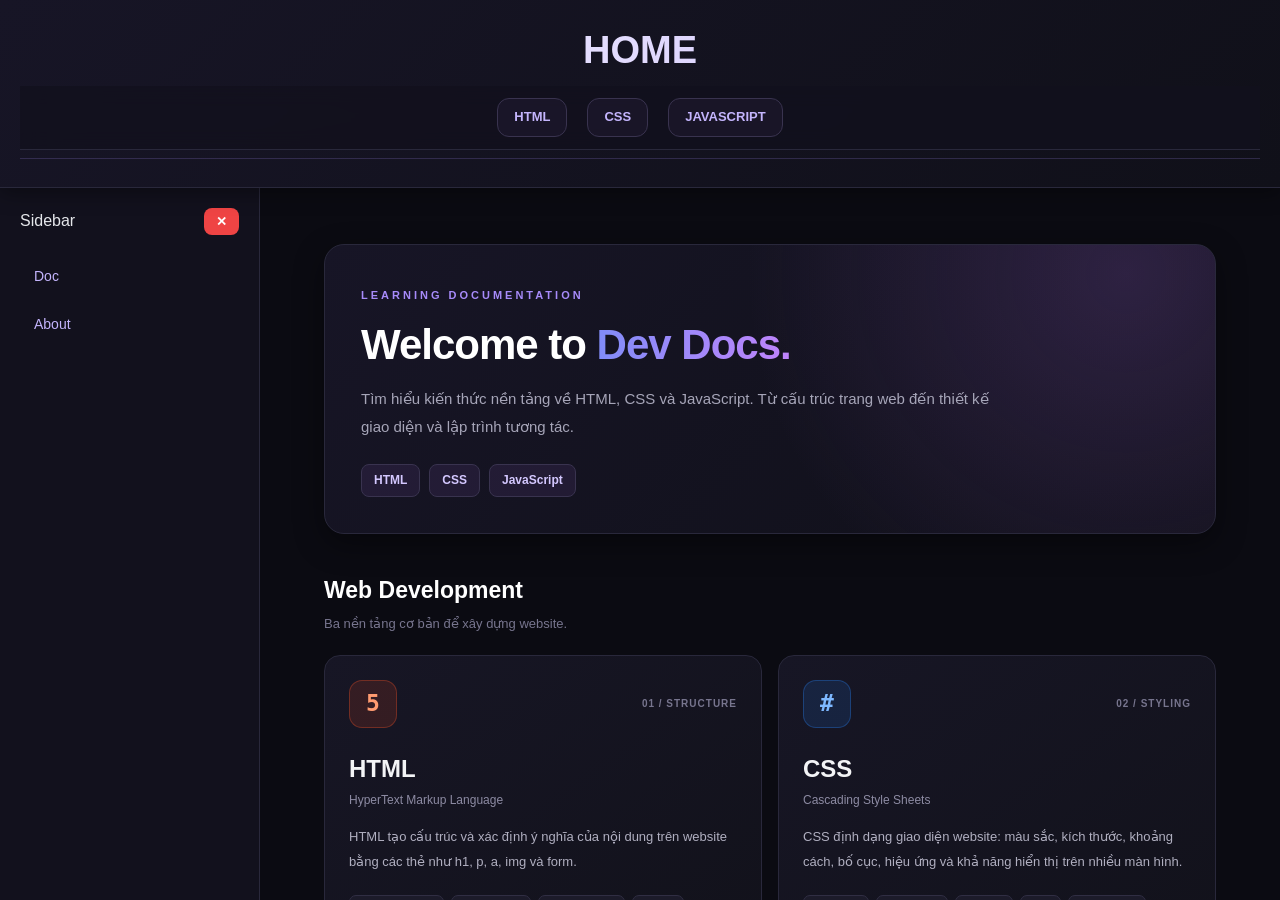
<file: index.html>
<!DOCTYPE html>
<html lang="en">
<head>
    <meta charset="UTF-8">
    <meta name="viewport" content="width=device-width, initial-scale=1.0">
    <title>HOME</title>
    <link rel="stylesheet" href="style.css">
</head>
<body>
    
    <header>
        <h1>HOME</h1>
        <nav>
            <a href="./HTML/html.html">HTML</a>
            <a href="./CSS/css.html">CSS</a>
            <a href="./JS/js.html">JAVASCRIPT</a>
        </nav>
        <hr>
    </header>

    <div class="middle-section">
        <button id="open-sidebar-btn" onclick="toggleSidebar()">☰</button>
        
        <aside class="sidebar">
        
            <div class="sidebar-header">
                <span>Sidebar</span>        
                <button class="close-btn" onclick="toggleSidebar()">✕</button>
            </div>

            <!-- NOI DUNG SIDEBAR -->
            <div class="sidebar-items">
                <a href="#" onclick="showSection('doc')">Doc</a>
                <a href="#" onclick="showSection('about')">About</a>
            </div>
        
        </aside>

        <!-- NOI DUNG CHINH -->
        <main class="main-content">

            <section id="doc" class="content-section doc-section">

                <!-- HERO -->
                <div class="doc-hero">
                    <span class="doc-eyebrow">LEARNING DOCUMENTATION</span>
                    <h2>Welcome to <span>Dev Docs.</span></h2>
                    <p>
                        Tìm hiểu kiến thức nền tảng về HTML, CSS và JavaScript.
                        Từ cấu trúc trang web đến thiết kế giao diện và lập trình tương tác.
                    </p>

                    <div class="doc-hero-tags">
                        <span>HTML</span>
                        <span>CSS</span>
                        <span>JavaScript</span>
                    </div>
                </div>

                <!-- OVERVIEW -->
                <div class="doc-heading">
                    <div>
                        <h2>Web Development</h2>
                        <p>Ba nền tảng cơ bản để xây dựng website.</p>
                    </div>
                </div>

                <div class="doc-language-grid">

                    <!-- HTML -->
                    <article class="doc-language-card html-card">
                        <div class="doc-card-top">
                            <div class="doc-language-icon html-icon">5</div>
                            <span class="doc-level">01 / STRUCTURE</span>
                        </div>

                        <h3>HTML</h3>
                        <p class="doc-subtitle">HyperText Markup Language</p>

                        <p class="doc-description">
                            HTML tạo cấu trúc và xác định ý nghĩa của nội dung
                            trên website bằng các thẻ như h1, p, a, img và form.
                        </p>

                        <div class="doc-topics">
                            <span>Cấu trúc HTML</span>
                            <span>Text & Links</span>
                            <span>Lists & Tables</span>
                            <span>Forms</span>
                            <span>Semantic HTML</span>
                        </div>

                        <a href="./HTML/html.html" class="doc-link">
                            Học HTML <span>↗</span>
                        </a>
                    </article>

                    <!-- CSS -->
                    <article class="doc-language-card css-card">
                        <div class="doc-card-top">
                            <div class="doc-language-icon css-icon">#</div>
                            <span class="doc-level">02 / STYLING</span>
                        </div>

                        <h3>CSS</h3>
                        <p class="doc-subtitle">Cascading Style Sheets</p>

                        <p class="doc-description">
                            CSS định dạng giao diện website: màu sắc,
                            kích thước, khoảng cách, bố cục, hiệu ứng và
                            khả năng hiển thị trên nhiều màn hình.
                        </p>

                        <div class="doc-topics">
                            <span>Selectors</span>
                            <span>Box Model</span>
                            <span>Flexbox</span>
                            <span>Grid</span>
                            <span>Responsive</span>
                        </div>

                        <a href="./CSS/css.html" class="doc-link">
                            Học CSS <span>↗</span>
                        </a>
                    </article>

                    <!-- JAVASCRIPT -->
                    <article class="doc-language-card js-card">
                        <div class="doc-card-top">
                            <div class="doc-language-icon js-icon">JS</div>
                            <span class="doc-level">03 / INTERACTION</span>
                        </div>

                        <h3>JavaScript</h3>
                        <p class="doc-subtitle">Programming Language</p>

                        <p class="doc-description">
                            JavaScript giúp website xử lý dữ liệu,
                            phản hồi thao tác người dùng, cập nhật nội dung
                            và xây dựng các chức năng tương tác.
                        </p>

                        <div class="doc-topics">
                            <span>Variables</span>
                            <span>Functions</span>
                            <span>Conditions</span>
                            <span>DOM</span>
                            <span>Events</span>
                        </div>

                        <a href="./JS/js.html" class="doc-link">
                            Học JavaScript <span>↗</span>
                        </a>
                    </article>

                </div>

                <!-- HOW THEY WORK TOGETHER -->
                <div class="doc-heading">
                    <div>
                        <h2>How They Work Together</h2>
                        <p>Mỗi công nghệ đảm nhiệm một vai trò khác nhau.</p>
                    </div>
                </div>

                <div class="doc-workflow">

                    <div class="doc-workflow-item">
                        <div class="workflow-icon workflow-html">&lt;/&gt;</div>
                        <div>
                            <h3>HTML</h3>
                            <p>Xây dựng cấu trúc nội dung.</p>
                        </div>
                        <span class="workflow-role">Structure</span>
                    </div>

                    <div class="workflow-connector"></div>

                    <div class="doc-workflow-item">
                        <div class="workflow-icon workflow-css">#</div>
                        <div>
                            <h3>CSS</h3>
                            <p>Thiết kế giao diện và bố cục.</p>
                        </div>
                        <span class="workflow-role">Presentation</span>
                    </div>

                    <div class="workflow-connector"></div>

                    <div class="doc-workflow-item">
                        <div class="workflow-icon workflow-js">JS</div>
                        <div>
                            <h3>JavaScript</h3>
                            <p>Xử lý logic và tương tác.</p>
                        </div>
                        <span class="workflow-role">Behavior</span>
                    </div>

                </div>

                <!-- LEARNING PATH -->
                <div class="doc-heading">
                    <div>
                        <h2>Learning Path</h2>
                        <p>Lộ trình học đề xuất cho người mới bắt đầu.</p>
                    </div>
                </div>

                <div class="doc-learning-path">
                    <div class="learning-step">
                        <span class="step-number">01</span>
                        <div>
                            <h3>Học HTML</h3>
                            <p>Nắm cấu trúc tài liệu, thẻ và cách tổ chức nội dung.</p>
                        </div>
                    </div>

                    <div class="learning-step">
                        <span class="step-number">02</span>
                        <div>
                            <h3>Học CSS</h3>
                            <p>Hiểu Box Model, Flexbox, Grid và Responsive Design.</p>
                        </div>
                    </div>

                    <div class="learning-step">
                        <span class="step-number">03</span>
                        <div>
                            <h3>Học JavaScript</h3>
                            <p>Thực hành biến, hàm, DOM và xử lý sự kiện.</p>
                        </div>
                    </div>

                    <div class="learning-step">
                        <span class="step-number">04</span>
                        <div>
                            <h3>Xây dựng dự án</h3>
                            <p>Kết hợp cả ba công nghệ để tạo website hoàn chỉnh.</p>
                        </div>
                    </div>
                </div>

                <div class="doc-footer">
                    <span class="doc-footer-dot"></span>
                    Learn the fundamentals. Build something real.
                </div>

            </section>

            <section id="about" class="content-section about-section" style="display: none;">

                <!-- HERO -->
                <div class="about-hero">
                    <div class="about-avatar">
                        <span>K</span>
                    </div>

                    <div class="about-intro">
                        <span class="about-label">ABOUT ME</span>
                        <h2>Kaito</h2>
                        <h3>IT Student <span>|</span> Developer</h3>

                        <p>
                            T yêu thích lập trình, Linux, mạng máy tính và an ninh mạng.
                            Tập trung học hỏi công nghệ mới và xây dựng các dự án cá nhân.
                        </p>

                        <div class="about-tags">
                            <span>Programming</span>
                            <span>Linux</span>
                            <span>Cybersecurity</span>
                        </div>
                    </div>
                </div>

                <!-- EDUCATION -->
                <div class="about-block">
                    <div class="about-heading">
                        <span class="about-icon">01</span>
                        <div>
                            <h2>Học vấn</h2>
                            <p>Education</p>
                        </div>
                    </div>

                    <div class="about-card education-card">
                        <div class="card-marker"></div>

                        <div class="card-content">
                            <span class="card-date">2025 – Nay</span>
                            <h3>Đại học Cửu Long</h3>
                            <p>Ngành học: cập nhật theo ngành học thực tế</p>
                        </div>
                    </div>
                </div>

                <!-- SKILLS -->
                <div class="about-block">
                    <div class="about-heading">
                        <span class="about-icon">02</span>
                        <div>
                            <h2>Kỹ năng</h2>
                            <p>Technologies & Tools</p>
                        </div>
                    </div>

                    <div class="skills-grid">
                        <div class="skill-card">
                            <span class="skill-symbol">&lt;/&gt;</span>
                            <h3>Programming</h3>
                            <p>C · C++ · C# · Python</p>
                        </div>

                        <div class="skill-card">
                            <span class="skill-symbol">◈</span>
                            <h3>Web Development</h3>
                            <p>HTML · CSS · JavaScript · React</p>
                        </div>

                        <div class="skill-card">
                            <span class="skill-symbol">$_</span>
                            <h3>Linux & Tools</h3>
                            <p>Linux · Git · GitHub</p>
                        </div>

                        <div class="skill-card">
                            <span class="skill-symbol">{ }</span>
                            <h3>Backend</h3>
                            <p>Node.js · .NET</p>
                        </div>
                    </div>
                </div>

                <!-- PROJECTS -->
                <div class="about-block">
                    <div class="about-heading">
                        <span class="about-icon">03</span>
                        <div>
                            <h2>Dự án</h2>
                            <p>Featured Projects</p>
                        </div>
                    </div>

                    <div class="projects-grid">
                        <article class="project-card">
                            <div class="project-top">
                                <span class="project-symbol">✓</span>
                                <span class="project-status">Đã triển khai</span>
                            </div>

                            <h3>Todo App</h3>
                            <p>
                                Ứng dụng quản lý công việc, hỗ trợ người dùng
                                theo dõi và quản lý các nhiệm vụ.
                            </p>

                            <div class="project-tech">
                                <span>React</span>
                                <span>Node.js</span>
                            </div>

                            <a href="https://todo-app-seven-mocha-91.vercel.app/"
                            target="_blank"
                            rel="noopener noreferrer"
                            class="project-link">
                                Xem dự án <span>↗</span>
                            </a>
                        </article>

                        <article class="project-card">
                            <div class="project-top">
                                <span class="project-symbol">⌘</span>
                                <span class="project-status in-progress">Đang nghiên cứu</span>
                            </div>

                            <h3>Desktop App</h3>
                            <p>
                                Tìm hiểu phát triển ứng dụng desktop và
                                phương pháp lưu trữ dữ liệu cục bộ.
                            </p>

                            <div class="project-tech">
                                <span>C#</span>
                                <span>.NET</span>
                                <span>SQLite</span>
                            </div>

                            <span class="project-link disabled-link">
                                Đang phát triển
                            </span>
                        </article>
                    </div>
                </div>

                <!-- INTERESTS -->
                <div class="about-block">
                    <div class="about-heading">
                        <span class="about-icon">04</span>
                        <div>
                            <h2>Sở thích</h2>
                            <p>Interests</p>
                        </div>
                    </div>

                    <div class="interests-list">
                        <span>⌨ Lập trình</span>
                        <span>▣ Linux</span>
                        <span>⌘ Cybersecurity</span>
                        <span>◉ Công nghệ mới</span>
                    </div>
                </div>

                <div class="about-footer">
                    <span class="footer-dot"></span>
                    Always learning. Always building.
                </div>

            </section>

        </main>
    </div>

    <script>
        function toggleSidebar() {
            const middleSection = document.querySelector('.middle-section');
            middleSection.classList.toggle('sidebar-closed');
        }

        function showSection(sectionId) {
            const sections = document.querySelectorAll('.content-section');
            
            sections.forEach(sec => {
                sec.style.display = 'none';
            });
            
            const activeSection = document.getElementById(sectionId);
            if (activeSection) {
                activeSection.style.display = 'block';
            }
        }
    </script>
</body>
</html>
</file>
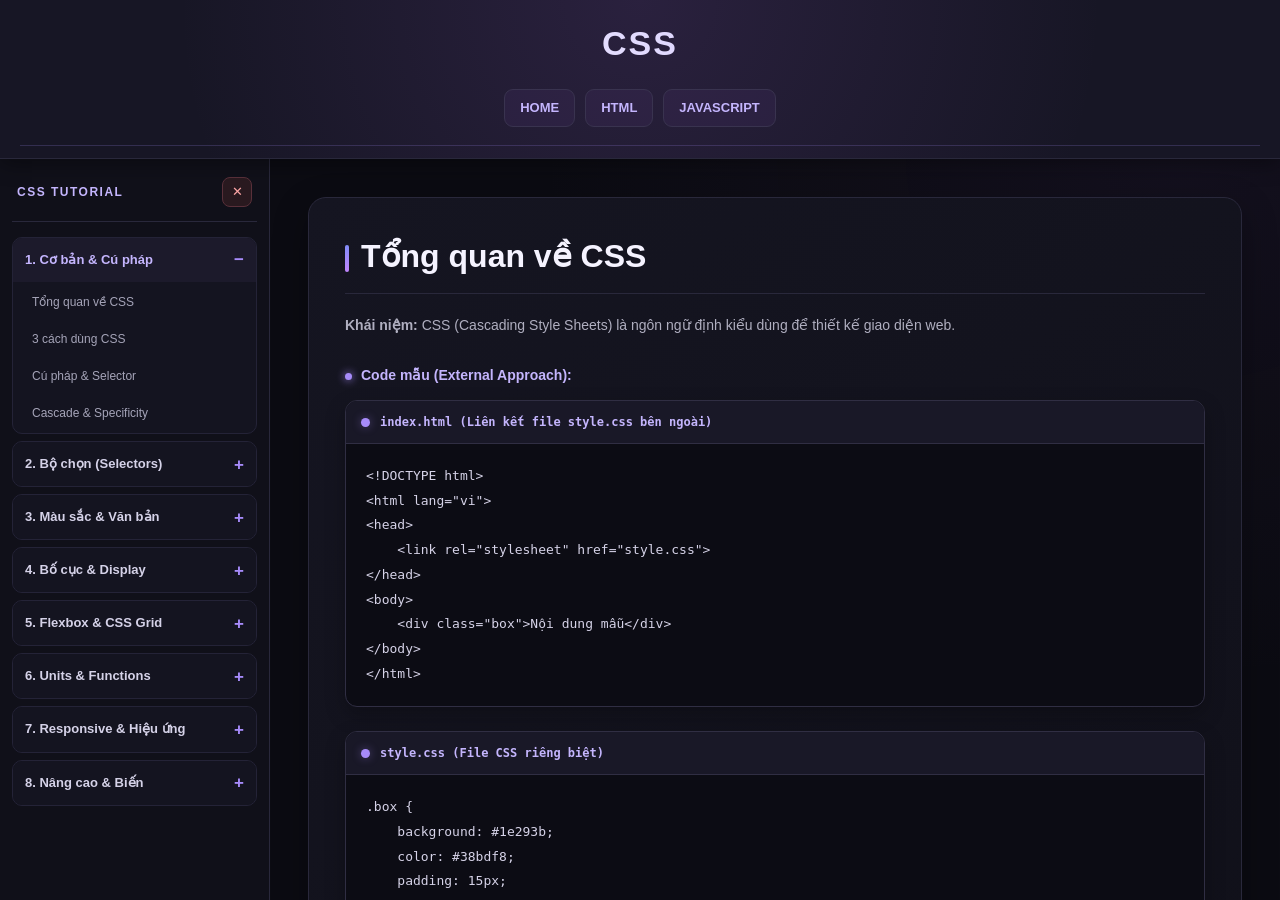
<file: CSS/css.html>
<!DOCTYPE html>
<html lang="vi">
<head>
    <meta charset="UTF-8">
    <meta name="viewport" content="width=device-width, initial-scale=1.0">
    <title>CSS</title>
    <link rel="stylesheet" href="css.css">
</head>
<body>
<header>
    <h1>CSS</h1>
    <nav>
        <a href="../index.html">HOME</a>
        <a href="../HTML/html.html">HTML</a>
        <a href="../JS/js.html">JAVASCRIPT</a>
    </nav>
    <hr>
</header>
<div class="middle-section">
    <button id="open-sidebar-btn" onclick="toggleSidebar()" aria-label="Mở sidebar">☰</button>

<aside class="sidebar">
    <div class="sidebar-header">
        <span>CSS TUTORIAL</span>
        <button class="close-btn" onclick="toggleSidebar()" aria-label="Đóng sidebar">✕</button>
    </div>

    <div class="sidebar-items">
        <!-- NHÓM 1: CƠ BẢN -->
        <details class="sidebar-group" open>
            <summary>1. Cơ bản & Cú pháp</summary>
            <a href="#css-intro" onclick="showSection('css-intro')">Tổng quan về CSS</a>
            <a href="#css-methods" onclick="showSection('css-methods')">3 cách dùng CSS</a>
            <a href="#css-syntax" onclick="showSection('css-syntax')">Cú pháp & Selector</a>
            <a href="#cascade-spec" onclick="showSection('cascade-spec')">Cascade & Specificity</a>
        </details>

        <!-- NHÓM 2: SELECTORS -->
        <details class="sidebar-group">
            <summary>2. Bộ chọn (Selectors)</summary>
            <a href="#sel-basic" onclick="showSection('sel-basic')">Selectors cơ bản</a>
            <a href="#sel-combinators" onclick="showSection('sel-combinators')">Combinators (Kết hợp)</a>
            <a href="#sel-attributes" onclick="showSection('sel-attributes')">Attribute Selectors</a>
            <a href="#sel-pseudo-class" onclick="showSection('sel-pseudo-class')">Pseudo-classes</a>
            <a href="#sel-pseudo-element" onclick="showSection('sel-pseudo-element')">Pseudo-elements</a>
        </details>

        <!-- NHÓM 3: MÀU SẮC & TYPOGRAPHY -->
        <details class="sidebar-group">
            <summary>3. Màu sắc & Văn bản</summary>
            <a href="#css-colors" onclick="showSection('css-colors')">Màu sắc & Background</a>
            <a href="#css-typography" onclick="showSection('css-typography')">Typography (Kiểu chữ)</a>
        </details>

        <!-- NHÓM 4: BỐ CỤC & DISPLAY -->
        <details class="sidebar-group">
            <summary>4. Bố cục & Display</summary>
            <a href="#css-boxmodel" onclick="showSection('css-boxmodel')">Box Model (Mô hình hộp)</a>
            <a href="#css-display" onclick="showSection('css-display')">Thuộc tính Display</a>
            <a href="#css-position" onclick="showSection('css-position')">Thuộc tính Position</a>
        </details>

        <!-- NHÓM 5: FLEXBOX & GRID -->
        <details class="sidebar-group">
            <summary>5. Flexbox & CSS Grid</summary>
            <a href="#css-flexbox" onclick="showSection('css-flexbox')">Flexbox Layout</a>
            <a href="#css-grid" onclick="showSection('css-grid')">CSS Grid Layout</a>
        </details>

        <!-- NHÓM 6: ĐƠN VỊ & HÀM -->
        <details class="sidebar-group">
            <summary>6. Units & Functions</summary>
            <a href="#css-units" onclick="showSection('css-units')">Đơn vị đo lường</a>
            <a href="#css-functions" onclick="showSection('css-functions')">CSS Functions</a>
        </details>

        <!-- NHÓM 7: RESPONSIVE & HIỆU ỨNG -->
        <details class="sidebar-group">
            <summary>7. Responsive & Hiệu ứng</summary>
            <a href="#css-responsive" onclick="showSection('css-responsive')">Responsive Design</a>
            <a href="#css-transition" onclick="showSection('css-transition')">Transitions & Transforms</a>
            <a href="#css-animation" onclick="showSection('css-animation')">CSS Animations</a>
        </details>

        <!-- NHÓM 8: NÂNG CAO -->
        <details class="sidebar-group">
            <summary>8. Nâng cao & Biến</summary>
            <a href="#css-variables" onclick="showSection('css-variables')">CSS Variables & Themes</a>
            <a href="#css-advanced" onclick="showSection('css-advanced')">Advanced CSS & @layer</a>
        </details>
    </div>
</aside>

<!-- NỘI DUNG CHÍNH -->
<main class="main-content">

    <!-- 1. TỔNG QUAN -->
    <section id="css-intro" class="content-section">
        <h2>Tổng quan về CSS</h2>
        <p><strong>Khái niệm:</strong> CSS (Cascading Style Sheets) là ngôn ngữ định kiểu dùng để thiết kế giao diện web.</p>
        
        <h3>Code mẫu (External Approach):</h3>
        <div class="code">
            <div class="code-header">
                <div class="code-title"><span class="dot"></span><span>index.html (Liên kết file style.css bên ngoài)</span></div>
                <pre><code>&lt;!DOCTYPE html&gt;
&lt;html lang="vi"&gt;
&lt;head&gt;
    &lt;link rel="stylesheet" href="style.css"&gt;
&lt;/head&gt;
&lt;body&gt;
    &lt;div class="box"&gt;Nội dung mẫu&lt;/div&gt;
&lt;/body&gt;
&lt;/html&gt;</code></pre>
            </div>
        </div>
        <div class="code">
            <div class="code-header">
                <div class="code-title"><span class="dot"></span><span>style.css (File CSS riêng biệt)</span></div>
                <pre><code>.box {
    background: #1e293b;
    color: #38bdf8;
    padding: 15px;
    border-radius: 8px;
}</code></pre>
            </div>
        </div>
        <h3>Output:</h3>
        <div class="out-put">
            <div style="background: #1e293b; color: #0284c7; padding: 15px; border-radius: 8px; font-weight: bold;">Nội dung mẫu áp dụng External CSS</div>
        </div>
    </section>

    <!-- 2. 3 CÁCH DÙNG CSS -->
    <section id="css-methods" class="content-section" hidden>
        <h2>3 cách sử dụng CSS</h2>
        <p><strong>Lý thuyết:</strong> Gồm Inline (trong thẻ), Internal (trong thẻ &lt;style&gt;), và External (file .css riêng - Khuyên dùng).</p>
        
        <h3>Code mẫu:</h3>
        <div class="code">
            <div class="code-header">
                <div class="code-title"><span class="dot"></span><span>index.html</span></div>
                <pre><code>&lt;link rel="stylesheet" href="style.css"&gt;
&lt;p class="text-external"&gt;Đoạn văn dùng External CSS&lt;/p&gt;</code></pre>
            </div>
        </div>
        <div class="code">
            <div class="code-header">
                <div class="code-title"><span class="dot"></span><span>style.css</span></div>
                <pre><code>.text-external {
    color: #06b6d4;
    font-weight: bold;
    font-size: 16px;
}</code></pre>
            </div>
        </div>
        <h3>Output:</h3>
        <div class="out-put">
            <p style="color: #0891b2; font-weight: bold; font-size: 16px; margin: 0;">Đoạn văn dùng External CSS</p>
        </div>
    </section>

    <!-- 3. CÚ PHÁP & SELECTOR -->
    <section id="css-syntax" class="content-section" hidden>
        <h2>Cú pháp & Selector cơ bản</h2>
        <p><strong>Lý thuyết:</strong> Cấu trúc gồm Selector và khối khai báo thuộc tính: giá trị.</p>
        
        <h3>Code mẫu:</h3>
        <div class="code">
            <div class="code-header">
                <div class="code-title"><span class="dot"></span><span>index.html</span></div>
                <pre><code>&lt;h3 class="title-demo"&gt;Tiêu đề Demo&lt;/h3&gt;</code></pre>
            </div>
        </div>
        <div class="code">
            <div class="code-header">
                <div class="code-title"><span class="dot"></span><span>style.css</span></div>
                <pre><code>.title-demo {
    color: #7c3aed;
    border-left: 4px solid #7c3aed;
    padding-left: 8px;
}</code></pre>
            </div>
        </div>
        <h3>Output:</h3>
        <div class="out-put">
            <h3 style="color: #7c3aed; border-left: 4px solid #7c3aed; padding-left: 8px; margin: 0;">Tiêu đề Demo</h3>
        </div>
    </section>

    <!-- 4. CASCADE & SPECIFICITY -->
    <section id="cascade-spec" class="content-section" hidden>
        <h2>Cascade, Inheritance & Specificity</h2>
        <p><strong>Lý thuyết:</strong> Quy tắc độ ưu tiên khi đè lớp: Inline (1000) > ID (100) > Class (10) > Element (1).</p>
        
        <h3>Code mẫu:</h3>
        <div class="code">
            <div class="code-header">
                <div class="code-title"><span class="dot"></span><span>index.html</span></div>
                <pre><code>&lt;p id="text-id" class="text-cls"&gt;Văn bản kiểm tra độ ưu tiên&lt;/p&gt;</code></pre>
            </div>
        </div>
        <div class="code">
            <div class="code-header">
                <div class="code-title"><span class="dot"></span><span>style.css</span></div>
                <pre><code>p { color: gray; }
.text-cls { color: green; }
#text-id { color: #2563eb; } /* Thắng thế do ID cao điểm hơn */</code></pre>
            </div>
        </div>
        <h3>Output:</h3>
        <div class="out-put">
            <p style="color: #2563eb; font-weight: bold; margin: 0;">Văn bản kiểm tra độ ưu tiên</p>
        </div>
    </section>

    <!-- 5. SELECTORS CƠ BẢN -->
    <section id="sel-basic" class="content-section" hidden>
        <h2>Selectors cơ bản</h2>
        <p><strong>Lý thuyết:</strong> Vạn năng (*), thẻ (tag), class (.class), ID (#id).</p>
        
        <h3>Code mẫu:</h3>
        <div class="code">
            <div class="code-header">
                <div class="code-title"><span class="dot"></span><span>index.html</span></div>
                <pre><code>&lt;div class="box-card"&gt;Hộp nội dung thẻ div&lt;/div&gt;</code></pre>
            </div>
        </div>
        <div class="code">
            <div class="code-header">
                <div class="code-title"><span class="dot"></span><span>style.css</span></div>
                <pre><code>.box-card {
    background: #e2e8f0;
    color: #1e293b;
    padding: 12px;
    border-radius: 8px;
}</code></pre>
            </div>
        </div>
        <h3>Output:</h3>
        <div class="out-put">
            <div style="background: #e2e8f0; color: #1e293b; padding: 12px; border-radius: 8px;">Hộp nội dung thẻ div</div>
        </div>
    </section>

    <!-- 6. COMBINATORS -->
    <section id="sel-combinators" class="content-section" hidden>
        <h2>Combinators (Bộ kết hợp Selector)</h2>
        <p><strong>Lý thuyết:</strong> Descendant (A B), Child (A > B), Adjacent (A + B), General (A ~ B).</p>
        
        <h3>Code mẫu:</h3>
        <div class="code">
            <div class="code-header">
                <div class="code-title"><span class="dot"></span><span>index.html</span></div>
                <pre><code>&lt;div class="parent-box"&gt;
    &lt;p&gt;Đoạn văn con trực tiếp&lt;/p&gt;
&lt;/div&gt;</code></pre>
            </div>
        </div>
        <div class="code">
            <div class="code-header">
                <div class="code-title"><span class="dot"></span><span>style.css</span></div>
                <pre><code>.parent-box > p {
    color: #dc2626;
    font-weight: bold;
}</code></pre>
            </div>
        </div>
        <h3>Output:</h3>
        <div class="out-put">
            <div style="background: #f1f5f9; padding: 10px;">
                <p style="color: #dc2626; font-weight: bold; margin: 0;">Đoạn văn con trực tiếp</p>
            </div>
        </div>
    </section>

    <!-- 7. ATTRIBUTE SELECTORS -->
    <section id="sel-attributes" class="content-section" hidden>
        <h2>Attribute Selectors</h2>
        <p><strong>Lý thuyết:</strong> Chọn phần tử theo thuộc tính HTML: <code>[attr]</code>, <code>[attr="val"]</code>, <code>[attr^="val"]</code>.</p>
        
        <h3>Code mẫu:</h3>
        <div class="code">
            <div class="code-header">
                <div class="code-title"><span class="dot"></span><span>index.html</span></div>
                <pre><code>&lt;input type="text" value="Ô input dạng text"&gt;</code></pre>
            </div>
        </div>
        <div class="code">
            <div class="code-header">
                <div class="code-title"><span class="dot"></span><span>style.css</span></div>
                <pre><code>input[type="text"] {
    border: 2px solid #0284c7;
    padding: 6px 12px;
    border-radius: 6px;
}</code></pre>
            </div>
        </div>
        <h3>Output:</h3>
        <div class="out-put">
            <input type="text" value="Ô input dạng text" style="border: 2px solid #0284c7; padding: 6px 12px; border-radius: 6px; outline: none;">
        </div>
    </section>

    <!-- 8. PSEUDO-CLASSES -->
    <section id="sel-pseudo-class" class="content-section" hidden>
        <h2>Pseudo-classes</h2>
        <p><strong>Lý thuyết:</strong> Trạng thái phần tử như <code>:hover</code>, <code>:focus</code>, <code>:active</code>, <code>:nth-child()</code>.</p>
        
        <h3>Code mẫu:</h3>
        <div class="code">
            <div class="code-header">
                <div class="code-title"><span class="dot"></span><span>index.html</span></div>
                <pre><code>&lt;button class="btn-state"&gt;Rê chuột vào tôi&lt;/button&gt;</code></pre>
            </div>
        </div>
        <div class="code">
            <div class="code-header">
                <div class="code-title"><span class="dot"></span><span>style.css</span></div>
                <pre><code>.btn-state {
    padding: 10px 20px;
    background: #334155;
    color: white;
    border: none;
    border-radius: 6px;
    cursor: pointer;
}
.btn-state:hover {
    background: #7c3aed;
}</code></pre>
            </div>
        </div>
        <h3>Output:</h3>
        <div class="out-put">
            <button style="padding: 10px 20px; background: #334155; color: white; border: none; border-radius: 6px; cursor: pointer;" onmouseover="this.style.background='#7c3aed'" onmouseout="this.style.background='#334155'">Rê chuột vào tôi</button>
        </div>
    </section>

    <!-- 9. PSEUDO-ELEMENTS -->
    <section id="sel-pseudo-element" class="content-section" hidden>
        <h2>Pseudo-elements</h2>
        <p><strong>Lý thuyết:</strong> Tạo thành phần ảo qua <code>::before</code>, <code>::after</code>, <code>::first-letter</code>.</p>
        
        <h3>Code mẫu:</h3>
        <div class="code">
            <div class="code-header">
                <div class="code-title"><span class="dot"></span><span>index.html</span></div>
                <pre><code>&lt;p class="note-text"&gt;Nội dung thông báo quan trọng.&lt;/p&gt;</code></pre>
            </div>
        </div>
        <div class="code">
            <div class="code-header">
                <div class="code-title"><span class="dot"></span><span>style.css</span></div>
                <pre><code>.note-text::before {
    content: "Lưu ý: ";
    color: #eab308;
    font-weight: bold;
}</code></pre>
            </div>
        </div>
        <h3>Output:</h3>
        <div class="out-put">
            <p style="margin: 0;"><span style="color: #eab308; font-weight: bold;">Lưu ý: </span>Nội dung thông báo quan trọng.</p>
        </div>
    </section>

    <!-- 10. MÀU SẮC & BACKGROUND -->
    <section id="css-colors" class="content-section" hidden>
        <h2>Màu sắc & Background (Full thuộc tính & giá trị)</h2>
        <p><strong>Thuộc tính & Giá trị:</strong> color, background-color, background-image (linear-gradient), background-size (cover/contain), background-repeat (no-repeat), background-position (center).</p>
        
        <h3>Code mẫu:</h3>
        <div class="code">
            <div class="code-header">
                <div class="code-title"><span class="dot"></span><span>index.html</span></div>
                <pre><code>&lt;div class="bg-demo"&gt;Nền Gradient & Background&lt;/div&gt;</code></pre>
            </div>
        </div>
        <div class="code">
            <div class="code-header">
                <div class="code-title"><span class="dot"></span><span>style.css</span></div>
                <pre><code>.bg-demo {
    background: linear-gradient(135deg, #3b82f6, #9333ea);
    background-repeat: no-repeat;
    background-size: cover;
    color: white;
    padding: 20px;
    border-radius: 10px;
    text-align: center;
}</code></pre>
            </div>
        </div>
        <h3>Output:</h3>
        <div class="out-put">
            <div style="background: linear-gradient(135deg, #3b82f6, #9333ea); background-repeat: no-repeat; background-size: cover; color: white; padding: 20px; border-radius: 10px; text-align: center; font-weight: bold;">Nền Gradient & Background</div>
        </div>
    </section>

    <!-- 11. TYPOGRAPHY -->
    <section id="css-typography" class="content-section" hidden>
        <h2>Typography (Kiểu chữ - Full thuộc tính & giá trị)</h2>
        <p><strong>Thuộc tính & Giá trị:</strong> font-family, font-size (px/rem), font-weight (100-900/bold), font-style (italic), text-transform (uppercase), letter-spacing.</p>
        
        <h3>Code mẫu:</h3>
        <div class="code">
            <div class="code-header">
                <div class="code-title"><span class="dot"></span><span>index.html</span></div>
                <pre><code>&lt;p class="typo-demo"&gt;Văn bản định dạng Typography&lt;/p&gt;</code></pre>
            </div>
        </div>
        <div class="code">
            <div class="code-header">
                <div class="code-title"><span class="dot"></span><span>style.css</span></div>
                <pre><code>.typo-demo {
    font-family: Arial, sans-serif;
    font-size: 18px;
    font-weight: 700;
    text-transform: uppercase;
    letter-spacing: 2px;
    color: #4f46e5;
}</code></pre>
            </div>
        </div>
        <h3>Output:</h3>
        <div class="out-put">
            <p style="font-family: Arial, sans-serif; font-size: 18px; font-weight: 700; text-transform: uppercase; letter-spacing: 2px; color: #4f46e5; margin: 0;">Văn bản định dạng Typography</p>
        </div>
    </section>

    <!-- 12. BOX MODEL -->
    <section id="css-boxmodel" class="content-section" hidden>
        <h2>Box Model (Mô hình hộp)</h2>
        <p><strong>Lý thuyết:</strong> Content, Padding, Border, Margin. Luôn đặt <code>box-sizing: border-box</code>.</p>
        
        <h3>Code mẫu:</h3>
        <div class="code">
            <div class="code-header">
                <div class="code-title"><span class="dot"></span><span>index.html</span></div>
                <pre><code>&lt;div class="box-model-demo"&gt;Hộp chuẩn Box Model&lt;/div&gt;</code></pre>
            </div>
        </div>
        <div class="code">
            <div class="code-header">
                <div class="code-title"><span class="dot"></span><span>style.css</span></div>
                <pre><code>.box-model-demo {
    box-sizing: border-box;
    width: 100%;
    padding: 20px;
    border: 3px solid #06b6d4;
    margin: 10px 0;
    background: #0f172a;
    color: #fff;
    border-radius: 6px;
}</code></pre>
            </div>
        </div>
        <h3>Output:</h3>
        <div class="out-put">
            <div style="box-sizing: border-box; width: 100%; padding: 20px; border: 3px solid #06b6d4; margin: 10px 0; background: #0f172a; color: #fff; border-radius: 6px;">Hộp chuẩn Box Model</div>
        </div>
    </section>

    <!-- 13. DISPLAY -->
    <section id="css-display" class="content-section" hidden>
        <h2>Thuộc tính Display (Full giá trị)</h2>
        <p><strong>Giá trị:</strong> block, inline, inline-block, flex, grid, none.</p>
        
        <h3>Code mẫu:</h3>
        <div class="code">
            <div class="code-header">
                <div class="code-title"><span class="dot"></span><span>index.html</span></div>
                <pre><code>&lt;div class="item-inline-block"&gt;Item 1&lt;/div&gt;
&lt;div class="item-inline-block"&gt;Item 2&lt;/div&gt;</code></pre>
            </div>
        </div>
        <div class="code">
            <div class="code-header">
                <div class="code-title"><span class="dot"></span><span>style.css</span></div>
                <pre><code>.item-inline-block {
    display: inline-block;
    width: 120px;
    height: 40px;
    background: #475569;
    color: white;
    text-align: center;
    line-height: 40px;
    margin-right: 8px;
    border-radius: 4px;
}</code></pre>
            </div>
        </div>
        <h3>Output:</h3>
        <div class="out-put">
            <div style="display: inline-block; width: 120px; height: 40px; background: #475569; color: white; text-align: center; line-height: 40px; margin-right: 8px; border-radius: 4px;">Item 1</div>
            <div style="display: inline-block; width: 120px; height: 40px; background: #475569; color: white; text-align: center; line-height: 40px; border-radius: 4px;">Item 2</div>
        </div>
    </section>

    <!-- 14. POSITION -->
    <section id="css-position" class="content-section" hidden>
        <h2>Thuộc tính Position (Full giá trị)</h2>
        <p><strong>Giá trị:</strong> static, relative, absolute, fixed, sticky.</p>
        
        <h3>Code mẫu:</h3>
        <div class="code">
            <div class="code-header">
                <div class="code-title"><span class="dot"></span><span>index.html</span></div>
                <pre><code>&lt;div class="pos-relative"&gt;Khối Relative dịch chuyển&lt;/div&gt;</code></pre>
            </div>
        </div>
        <div class="code">
            <div class="code-header">
                <div class="code-title"><span class="dot"></span><span>style.css</span></div>
                <pre><code>.pos-relative {
    position: relative;
    top: 5px;
    left: 20px;
    background: #334155;
    color: #fff;
    padding: 10px;
    width: 240px;
    border-radius: 4px;
}</code></pre>
            </div>
        </div>
        <h3>Output:</h3>
        <div class="out-put">
            <div style="position: relative; top: 5px; left: 20px; background: #334155; color: #fff; padding: 10px; width: 240px; border-radius: 4px;">Khối Relative dịch chuyển</div>
        </div>
    </section>

    <!-- 15. FLEXBOX -->
    <section id="css-flexbox" class="content-section" hidden>
        <h2>Flexbox Layout</h2>
        <p><strong>Lý thuyết:</strong> display: flex, justify-content, align-items, gap.</p>
        
        <h3>Code mẫu:</h3>
        <div class="code">
            <div class="code-header">
                <div class="code-title"><span class="dot"></span><span>index.html</span></div>
                <pre><code>&lt;div class="flex-box"&gt;
    &lt;div class="f-item"&gt;Item 1&lt;/div&gt;
    &lt;div class="f-item"&gt;Item 2&lt;/div&gt;
    &lt;div class="f-item"&gt;Item 3&lt;/div&gt;
&lt;/div&gt;</code></pre>
            </div>
        </div>
        <div class="code">
            <div class="code-header">
                <div class="code-title"><span class="dot"></span><span>style.css</span></div>
                <pre><code>.flex-box {
    display: flex;
    justify-content: space-between;
    align-items: center;
    background: #0f172a;
    padding: 15px;
    border-radius: 8px;
}
.f-item {
    background: #3b82f6;
    color: white;
    padding: 10px 15px;
    border-radius: 4px;
}</code></pre>
            </div>
        </div>
        <h3>Output:</h3>
        <div class="out-put">
            <div style="display: flex; justify-content: space-between; align-items: center; background: #0f172a; padding: 15px; border-radius: 8px;">
                <div style="background: #3b82f6; color: white; padding: 10px 15px; border-radius: 4px;">Item 1</div>
                <div style="background: #3b82f6; color: white; padding: 10px 15px; border-radius: 4px;">Item 2</div>
                <div style="background: #3b82f6; color: white; padding: 10px 15px; border-radius: 4px;">Item 3</div>
            </div>
        </div>
    </section>

    <!-- 16. CSS GRID -->
    <section id="css-grid" class="content-section" hidden>
        <h2>CSS Grid Layout</h2>
        <p><strong>Lý thuyết:</strong> display: grid, grid-template-columns, gap.</p>
        
        <h3>Code mẫu:</h3>
        <div class="code">
            <div class="code-header">
                <div class="code-title"><span class="dot"></span><span>index.html</span></div>
                <pre><code>&lt;div class="grid-box"&gt;
    &lt;div class="g-item"&gt;1&lt;/div&gt;
    &lt;div class="g-item"&gt;2&lt;/div&gt;
    &lt;div class="g-item"&gt;3&lt;/div&gt;
&lt;/div&gt;</code></pre>
            </div>
        </div>
        <div class="code">
            <div class="code-header">
                <div class="code-title"><span class="dot"></span><span>style.css</span></div>
                <pre><code>.grid-box {
    display: grid;
    grid-template-columns: repeat(3, 1fr);
    gap: 10px;
}
.g-item {
    background: #8b5cf6;
    color: white;
    padding: 15px;
    text-align: center;
    border-radius: 6px;
}</code></pre>
            </div>
        </div>
        <h3>Output:</h3>
        <div class="out-put">
            <div style="display: grid; grid-template-columns: repeat(3, 1fr); gap: 10px;">
                <div style="background: #8b5cf6; color: white; padding: 15px; text-align: center; border-radius: 6px;">1</div>
                <div style="background: #8b5cf6; color: white; padding: 15px; text-align: center; border-radius: 6px;">2</div>
                <div style="background: #8b5cf6; color: white; padding: 15px; text-align: center; border-radius: 6px;">3</div>
            </div>
        </div>
    </section>

    <!-- 17. UNITS -->
    <section id="css-units" class="content-section" hidden>
        <h2>Đơn vị đo lường trong CSS</h2>
        <p><strong>Lý thuyết:</strong> px, %, em, rem, vw, vh.</p>
        
        <h3>Code mẫu:</h3>
        <div class="code">
            <div class="code-header">
                <div class="code-title"><span class="dot"></span><span>index.html</span></div>
                <pre><code>&lt;div class="unit-demo"&gt;Sử dụng đơn vị rem và %&lt;/div&gt;</code></pre>
            </div>
        </div>
        <div class="code">
            <div class="code-header">
                <div class="code-title"><span class="dot"></span><span>style.css</span></div>
                <pre><code>.unit-demo {
    font-size: 1.2rem;
    width: 60%;
    background: #334155;
    color: #fff;
    padding: 12px;
    border-radius: 6px;
}</code></pre>
            </div>
        </div>
        <h3>Output:</h3>
        <div class="out-put">
            <div style="font-size: 1.2rem; width: 60%; background: #334155; color: #fff; padding: 12px; border-radius: 6px;">Sử dụng đơn vị rem và %</div>
        </div>
    </section>

    <!-- 18. FUNCTIONS -->
    <section id="css-functions" class="content-section" hidden>
        <h2>CSS Functions (Hàm CSS)</h2>
        <p><strong>Lý thuyết:</strong> calc(), min(), max(), clamp(), var().</p>
        
        <h3>Code mẫu:</h3>
        <div class="code">
            <div class="code-header">
                <div class="code-title"><span class="dot"></span><span>index.html</span></div>
                <pre><code>&lt;div class="calc-demo"&gt;Hộp sử dụng hàm calc()&lt;/div&gt;</code></pre>
            </div>
        </div>
        <div class="code">
            <div class="code-header">
                <div class="code-title"><span class="dot"></span><span>style.css</span></div>
                <pre><code>.calc-demo {
    width: calc(100% - 40px);
    background: #0284c7;
    color: white;
    padding: 12px;
    border-radius: 6px;
}</code></pre>
            </div>
        </div>
        <h3>Output:</h3>
        <div class="out-put">
            <div style="width: calc(100% - 40px); background: #0284c7; color: white; padding: 12px; border-radius: 6px;">Hộp sử dụng hàm calc()</div>
        </div>
    </section>

    <!-- 19. RESPONSIVE -->
    <section id="css-responsive" class="content-section" hidden>
        <h2>Responsive Design & Media Queries</h2>
        <p><strong>Lý thuyết:</strong> @media (max-width: ...).</p>
        
        <h3>Code mẫu:</h3>
        <div class="code">
            <div class="code-header">
                <div class="code-title"><span class="dot"></span><span>index.html</span></div>
                <pre><code>&lt;p&gt;Nội dung tự thích ứng thiết bị&lt;/p&gt;</code></pre>
            </div>
        </div>
        <div class="code">
            <div class="code-header">
                <div class="code-title"><span class="dot"></span><span>style.css</span></div>
                <pre><code>@media (max-width: 768px) {
    body { font-size: 14px; }
}</code></pre>
            </div>
        </div>
        <h3>Output:</h3>
        <div class="out-put"><p><em>(Giao diện tự động thay đổi theo kích thước màn hình)</em></p></div>
    </section>

    <!-- 20. TRANSITIONS & TRANSFORMS -->
    <section id="css-transition" class="content-section" hidden>
        <h2>Transitions & Transforms</h2>
        <p><strong>Lý thuyết:</strong> transition kết hợp transform: scale() | rotate().</p>
        
        <h3>Code mẫu:</h3>
        <div class="code">
            <div class="code-header">
                <div class="code-title"><span class="dot"></span><span>index.html</span></div>
                <pre><code>&lt;button class="trans-btn"&gt;Rê chuột phóng to&lt;/button&gt;</code></pre>
            </div>
        </div>
        <div class="code">
            <div class="code-header">
                <div class="code-title"><span class="dot"></span><span>style.css</span></div>
                <pre><code>.trans-btn {
    transition: transform 0.3s ease, background-color 0.3s;
    background: #334155;
    color: white;
    padding: 10px 20px;
    border: none;
    border-radius: 6px;
    cursor: pointer;
}
.trans-btn:hover {
    transform: scale(1.08);
    background: #06b6d4;
    color: black;
}</code></pre>
            </div>
        </div>
        <h3>Output:</h3>
        <div class="out-put">
            <button style="transition: transform 0.3s ease, background-color 0.3s; background: #334155; color: white; padding: 10px 20px; border: none; border-radius: 6px; cursor: pointer;" onmouseover="this.style.transform='scale(1.08)';this.style.background='#06b6d4';this.style.color='#000';" onmouseout="this.style.transform='scale(1)';this.style.background='#334155';this.style.color='#fff';">Rê chuột phóng to</button>
        </div>
    </section>

    <!-- 21. ANIMATION -->
    <section id="css-animation" class="content-section" hidden>
        <h2>CSS Animations & Keyframes</h2>
        <p><strong>Lý thuyết:</strong> @keyframes kết hợp animation.</p>
        
        <h3>Code mẫu:</h3>
        <div class="code">
            <div class="code-header">
                <div class="code-title"><span class="dot"></span><span>index.html</span></div>
                <pre><code>&lt;div class="anim-dot"&gt;&lt;/div&gt;</code></pre>
            </div>
        </div>
        <div class="code">
            <div class="code-header">
                <div class="code-title"><span class="dot"></span><span>style.css</span></div>
                <pre><code>@keyframes bounce {
    0%, 100% { transform: translateY(0); }
    50% { transform: translateY(-10px); }
}
.anim-dot {
    width: 30px;
    height: 30px;
    background: #06b6d4;
    border-radius: 50%;
    animation: bounce 1s infinite ease-in-out;
}</code></pre>
            </div>
        </div>
        <h3>Output:</h3>
        <div class="out-put">
            <div style="width: 30px; height: 30px; background: #06b6d4; border-radius: 50%; animation: bounce 1s infinite ease-in-out;"></div>
        </div>
    </section>

    <!-- 22. CSS VARIABLES -->
    <section id="css-variables" class="content-section" hidden>
        <h2>CSS Variables & Themes</h2>
        <p><strong>Lý thuyết:</strong> :root { --name: value; } và var(--name).</p>
        
        <h3>Code mẫu:</h3>
        <div class="code">
            <div class="code-header">
                <div class="code-title"><span class="dot"></span><span>index.html</span></div>
                <pre><code>&lt;p class="var-text"&gt;Văn bản dùng biến CSS toàn cục&lt;/p&gt;</code></pre>
            </div>
        </div>
        <div class="code">
            <div class="code-header">
                <div class="code-title"><span class="dot"></span><span>style.css</span></div>
                <pre><code>:root {
    --accent-color: #a78bfa;
}
.var-text {
    color: var(--accent-color);
    font-weight: bold;
}</code></pre>
            </div>
        </div>
        <h3>Output:</h3>
        <div class="out-put">
            <p style="color: #a78bfa; font-weight: bold; margin: 0;">Văn bản dùng biến CSS toàn cục</p>
        </div>
    </section>

    <!-- 23. ADVANCED CSS -->
    <section id="css-advanced" class="content-section" hidden>
        <h2>Advanced CSS & @layer</h2>
        <p><strong>Lý thuyết:</strong> Cascade Layers (@layer) kiểm soát độ ưu tiên.</p>
        
        <h3>Code mẫu:</h3>
        <div class="code">
            <div class="code-header">
                <div class="code-title"><span class="dot"></span><span>index.html</span></div>
                <pre><code>&lt;div class="modern-card"&gt;Thẻ Card phong cách CSS hiện đại&lt;/div&gt;</code></pre>
            </div>
        </div>
        <div class="code">
            <div class="code-header">
                <div class="code-title"><span class="dot"></span><span>style.css</span></div>
                <pre><code>@layer components {
    .modern-card {
        background: #1e293b;
        padding: 15px;
        border-radius: 8px;
        border: 1px solid #334155;
        color: #fff;
    }
}</code></pre>
            </div>
        </div>
        <h3>Output:</h3>
        <div class="out-put">
            <div style="background: #1e293b; padding: 15px; border-radius: 8px; border: 1px solid #334155; color: #fff;">Thẻ Card phong cách CSS hiện đại</div>
        </div>
    </section>

</main>
</div>

<script>
    function showSection(sectionId) {
        document.querySelectorAll('.content-section').forEach(sec => sec.hidden = true);
        const target = document.getElementById(sectionId);
        if (target) target.hidden = false;
        const main = document.querySelector('.main-content');
        if (main) main.scrollTop = 0;
    }

    function toggleSidebar() {
        document.querySelector('.middle-section').classList.toggle('sidebar-closed');
    }

    window.addEventListener('DOMContentLoaded', () => {
        const hash = window.location.hash.substring(1);
        if (hash && document.getElementById(hash)) showSection(hash);
    });

    window.addEventListener('hashchange', () => {
        const hash = window.location.hash.substring(1);
        if (hash && document.getElementById(hash)) showSection(hash);
    });
</script>
</body>
</html>
</file>
<file: style.css>
/* =========================
GLOBAL & ROOT VARIABLES
========================= */

* {
  box-sizing: border-box;
}

:root {
  --bg-main: #0b0b12;
  --bg-header: #141420;
  --bg-sidebar: #12111d;
  --bg-sidebar-hover: #1d1930;
  --accent: #a78bfa;
  --accent-glow: rgba(167, 139, 250, 0.3);
  --border-color: #29283b;
  --card-bg: #141420;
  --text-main: #e5e7eb;
  --text-muted: #9998ad;

  --code-bg: #111827;
  --code-border: #374151;
  --code-text: #e5e7eb;
  --code-muted: #6b7280;

  --radius: 12px;
}

html {
  scroll-behavior: smooth;
}

body {
  background-color: var(--bg-main);
  color: var(--text-main);
  margin: 0;
  height: 100vh;
  height: 100dvh;

  display: flex;
  flex-direction: column;

  overflow: hidden;
  font-family: Arial, Helvetica, sans-serif;
  line-height: 1.6;
}

/* =========================
HEADER
========================= */

header {
  background: linear-gradient(135deg, #171526, #101019);
  color: white;
  padding: 20px;
  text-align: center;
  z-index: 99;
  flex-shrink: 0;

  transition: 0.4s;
  border-bottom: 1px solid var(--border-color);
  box-shadow: 0 4px 20px rgba(0, 0, 0, 0.4);
}

header h1 {
  font-size: 38px;
  margin: 0 0 5px;
  color: #fff;
  background: linear-gradient(90deg, #ffffff, #c4b5fd);
  -webkit-background-clip: text;
  -webkit-text-fill-color: transparent;
  transition: 0.4s;
}

header p {
  color: #b8b5d4;
  transition: 0.4s;
  font-size: 14px;
}

header hr {
  border: 0;
  border-top: 1px solid rgba(167, 139, 250, 0.2);
}

/* =========================
NAVIGATION
========================= */

nav {
  padding: 12px;
  background: rgba(18, 17, 29, 0.8);
  backdrop-filter: blur(10px);
  display: flex;
  justify-content: center;
  align-items: center;
  flex-wrap: wrap;
  gap: 20px;
  border-bottom: 1px solid var(--border-color);
}

nav a {
  text-decoration: none;
  color: #c4b5fd;
  text-align: center;

  border: 1px solid #39334f;
  background: rgba(118, 75, 162, 0.08);
  border-radius: 12px;
  padding: 8px 16px;
  font-weight: 600;
  font-size: 13px;

  transition:
    background-color 0.25s ease,
    color 0.25s ease,
    transform 0.25s ease,
    border-color 0.25s ease,
    box-shadow 0.25s ease;
}

nav a:hover {
  background: linear-gradient(135deg, #667eea, #764ba2);
  color: #ffffff;
  border-color: #a78bfa;
  transform: translateY(-2px);
  box-shadow: 0 4px 15px rgba(118, 75, 162, 0.4);
}

/* =========================
MIDDLE SECTION
========================= */

.middle-section {
  display: flex;
  flex: 1;
  min-height: 0;
  position: relative;
}

/* =========================
SIDEBAR
========================= */

.sidebar {
  width: 260px;
  flex-shrink: 0;

  background-color: var(--bg-sidebar);
  border-right: 1px solid var(--border-color);
  padding: 20px;

  transition:
      width 0.3s ease,
      padding 0.3s ease;

  overflow-y: auto;
  scrollbar-width: thin;
  scrollbar-color: #39334f #12111d;
}

.sidebar-header {
  display: flex;
  justify-content: space-between;
  align-items: center;
  gap: 10px;

  margin-bottom: 20px;
  white-space: nowrap;
}

.close-btn {
  background-color: #ef4444;
  color: white;

  border: none;
  padding: 6px 12px;
  border-radius: 8px;

  cursor: pointer;
  flex-shrink: 0;
  font-weight: bold;

  transition: background-color 0.2s ease-in-out, transform 0.2s;
}

.close-btn:hover {
  background-color: #dc2626;
  transform: scale(1.05);
}

.sidebar-items a {
  display: flex;
  align-items: center;

  padding: 10px 14px;
  margin-bottom: 6px;
  border-radius: 10px;

  text-decoration: none;
  color: #c4b5fd;
  white-space: nowrap;
  font-size: 14px;

  transition:
      background-color 0.2s ease-in-out,
      transform 0.2s ease-in-out,
      color 0.2s;
}

.sidebar-items a:hover {
  background-color: var(--bg-sidebar-hover);
  color: #ffffff;
  transform: translateX(4px);
}

.sidebar-items a:active {
  background-color: #2a2442;
  transform: translateY(1px);
}

/* CLOSE SIDEBAR */

.middle-section.sidebar-closed .sidebar {
  width: 0;
  padding: 0;
  border: none;
}

/* OPEN SIDEBAR BUTTON */

#open-sidebar-btn {
  display: none;

  position: absolute;
  left: 15px;
  top: 15px;

  background-color: var(--bg-sidebar);
  color: #c4b5fd;

  border: 1px solid #39334f;
  padding: 8px 14px;
  border-radius: 8px;

  cursor: pointer;
  z-index: 10;
  font-weight: bold;
  box-shadow: 0 4px 12px rgba(0,0,0,0.3);

  transition: all 0.2s ease-in-out;
}

#open-sidebar-btn:hover {
  background-color: var(--bg-sidebar-hover);
  color: white;
  border-color: var(--accent);
}

.middle-section.sidebar-closed #open-sidebar-btn {
  display: block;
}

/* =========================
MAIN CONTENT
========================= */

.main-content {
  flex: 1;
  min-width: 0;
  min-height: 0;

  padding: 24px;
  background-color: var(--bg-main);

  overflow-y: auto;
  overflow-x: hidden;
  scrollbar-width: thin;
  scrollbar-color: #39334f #0b0b12;
}

/* =========================
GENERAL CONTENT
========================= */

section {
  border: 0;
  border-bottom: 1px solid var(--border-color);

  padding: 28px 0;
  border-radius: 0;
  margin-top: 0;
}

h2 {
  color: #fff;
  border-bottom: 1px solid var(--border-color);

  padding-bottom: 10px;
  margin-bottom: 18px;

  transition: 0.4s;
  font-size: 22px;
}

h3 {
  color: #f3f4f6;
  margin-bottom: 8px;
  transition: 0.4s;
}

.item {
  margin-bottom: 24px;
  padding: 16px;
  background: var(--card-bg);
  border: 1px solid var(--border-color);
  border-radius: var(--radius);
}

.item span {
  color: var(--text-muted);
  font-size: 13px;
  transition: 0.4s;
}

.item h3 a {
  color: #c4b5fd;
  text-decoration: none;
  transition: color 0.2s;
}

.item h3 a:hover {
  color: #ffffff;
  text-decoration: underline;
}

ul {
  padding-left: 22px;
}

li {
  margin-bottom: 6px;
  color: #d1d5db;
  transition: 0.4s;
}

footer {
  margin-top: 40px;
  padding-top: 20px;

  border-top: 1px solid var(--border-color);
  text-align: center;

  color: var(--text-muted);
  transition: 0.4s;

  user-select: text;
  font-size: 13px;
}

/* =========================
OLD THEME COMPONENTS
Retained for compatibility
========================= */

#theme-toggle {
  display: none;
}

.theme-button {
  position: fixed;
  top: 18px;
  right: 20px;

  padding: 8px 16px;

  background: #171526;
  color: #c4b5fd;
  border: 1px solid #39334f;

  border-radius: 30px;
  cursor: pointer;

  font-size: 13px;
  font-weight: bold;

  box-shadow: 0 4px 15px rgba(0, 0, 0, 0.4);
  transition: 0.3s;
  z-index: 1000;
}

.theme-button:hover {
  transform: scale(1.05);
  border-color: var(--accent);
  color: white;
}

.light-text {
  display: inline;
}

.dark-text {
  display: none;
}

#theme-toggle:checked + .theme-button .light-text {
  display: none;
}

#theme-toggle:checked + .theme-button .dark-text {
  display: inline;
}

.container {
  width: 100%;
  max-width: none;

  margin: 0;
  padding: 32px clamp(20px, 6vw, 88px);

  background: transparent;
  color: #fff;

  border-radius: 0;
  box-shadow: none;

  transition:
      background 0.4s,
      color 0.4s,
      box-shadow 0.4s;
}

.contact-buttons {
  display: flex;
  justify-content: center;
  flex-wrap: wrap;
  gap: 15px;
  margin-top: 20px;
}

.contact-btn {
  display: inline-block;
  padding: 10px 22px;

  background: #171526;
  color: #c4b5fd !important;
  border: 1px solid #39334f;

  text-decoration: none;
  border-radius: 30px;

  font-weight: bold;
  font-size: 13px;

  user-select: text;
  -webkit-user-select: text;

  box-shadow: 0 4px 15px rgba(0, 0, 0, 0.3);

  transition:
      background 0.3s,
      color 0.3s,
      transform 0.2s,
      box-shadow 0.3s,
      border-color 0.3s;
}

.contact-btn:hover {
  background: linear-gradient(135deg, #667eea, #764ba2);
  color: white !important;
  border-color: #a78bfa;
  transform: translateY(-3px);
  box-shadow: 0 8px 20px rgba(118, 75, 162, 0.4);
}

/* Old theme selectors compatibility */

#theme-toggle:checked ~ .container {
  background: transparent;
  color: white;
  box-shadow: none;
}

#theme-toggle:checked ~ header {
  border-color: #39334f;
}

#theme-toggle:checked ~ header h1 {
  color: white;
}

#theme-toggle:checked ~ header p {
  color: #b8b5d4;
}

#theme-toggle:checked ~ .container h2 {
  color: white;
  border-color: var(--border-color);
}

#theme-toggle:checked ~ .container h3 {
  color: white;
}

#theme-toggle:checked ~ .container p {
  color: #d1d5db;
}

#theme-toggle:checked ~ .container span {
  color: var(--text-muted);
}

#theme-toggle:checked ~ .container li {
  color: #d1d5db;
}

#theme-toggle:checked ~ footer {
  color: var(--text-muted);
  border-color: var(--border-color);
}

#theme-toggle:checked ~ .container .contact-btn {
  background: #171526;
  color: #c4b5fd !important;
}

#theme-toggle:checked ~ .container .contact-btn:hover {
  background: linear-gradient(135deg, #667eea, #764ba2);
  color: white !important;
}

#theme-toggle:checked + .theme-button {
  background: #171526;
  color: #c4b5fd;
}

/* ==================================================
ABOUT PAGE
================================================== */

.about-section {
  --about-bg: #0b0b12;
  --about-card: #141420;
  --about-border: #29283b;
  --about-purple: #a78bfa;
  --about-blue: #667eea;

  width: 100%;
  max-width: 1100px;

  margin: 0 auto;
  padding: 32px clamp(16px, 4vw, 40px);

  border: none;
  color: #e5e7eb;
}

/* ABOUT HERO */

.about-hero {
  display: flex;
  align-items: center;
  gap: 28px;

  padding: 32px;
  margin-bottom: 42px;

  background:
      radial-gradient(
          circle at 90% 10%,
          rgba(118, 75, 162, 0.25),
          transparent 45%
      ),
      linear-gradient(135deg, #171526, #101019);

  border: 1px solid var(--about-border);
  border-radius: 20px;

  position: relative;
  overflow: hidden;
  box-shadow: 0 10px 30px rgba(0, 0, 0, 0.4);
}

.about-avatar {
  width: 110px;
  height: 110px;
  flex-shrink: 0;

  display: grid;
  place-items: center;

  background: linear-gradient(
      135deg,
      #667eea,
      #764ba2,
      #a855f7
  );

  border-radius: 28px;
  box-shadow: 0 8px 35px rgba(118, 75, 162, 0.4);
}

.about-avatar span {
  font-size: 58px;
  font-weight: 800;
  color: white;
}

.about-intro {
  min-width: 0;
}

.about-label {
  color: var(--about-purple);
  font-size: 12px;
  font-weight: 700;
  letter-spacing: 3px;
}

.about-intro h2 {
  margin: 5px 0;
  padding: 0;

  border: none;

  font-size: clamp(28px, 4vw, 40px);
  font-weight: 800;
  letter-spacing: -1px;
}

.about-intro h3 {
  margin: 0 0 12px;

  color: #b8b5d4;
  font-size: 16px;
  font-weight: 500;
}

.about-intro h3 span {
  color: var(--about-purple);
  margin: 0 5px;
}

.about-intro p {
  color: #a6a5b8;
  line-height: 1.8;
  margin: 0;
}

.about-tags {
  display: flex;
  flex-wrap: wrap;
  gap: 8px;
  margin-top: 18px;
}

.about-tags span,
.project-tech span {
  padding: 5px 11px;

  border: 1px solid #39334f;
  background: rgba(118, 75, 162, 0.15);

  color: #c4b5fd;
  border-radius: 8px;
  font-size: 12px;
}

/* ABOUT SECTION HEADINGS */

.about-block {
  margin-bottom: 42px;
}

.about-heading {
  display: flex;
  align-items: center;
  gap: 14px;

  margin-bottom: 20px;
}

.about-icon {
  width: 42px;
  height: 42px;
  flex-shrink: 0;

  display: grid;
  place-items: center;

  color: var(--about-purple);
  background: #1d1930;

  border: 1px solid #39304f;
  border-radius: 12px;

  font-size: 13px;
  font-weight: 800;
}

.about-heading h2 {
  border: none;
  padding: 0;
  margin: 0;

  font-size: 23px;
}

.about-heading p {
  color: #77758e;
  margin: 0;
  font-size: 12px;
}

/* EDUCATION */

.education-card {
  display: flex;
  align-items: stretch;
  gap: 16px;

  padding: 22px;

  background: var(--about-card);
  border: 1px solid var(--about-border);
  border-radius: 14px;

  transition:
      border-color 0.25s,
      transform 0.25s,
      box-shadow 0.25s;
}

.card-marker {
  width: 4px;
  flex-shrink: 0;

  border-radius: 5px;
  background: linear-gradient(#667eea, #a855f7);
  box-shadow: 0 0 10px #a78bfa;
}

.card-content {
  min-width: 0;
}

.card-date {
  color: var(--about-purple);
  font-size: 12px;
  font-weight: 700;
}

.education-card h3 {
  margin: 7px 0;
  font-size: 18px;
}

.education-card p {
  color: #9998ad;
  margin: 0;
}

/* SKILLS */

.skills-grid {
  display: grid;
  grid-template-columns: repeat(2, minmax(0, 1fr));
  gap: 14px;
}

.skill-card {
  min-width: 0;
  padding: 22px;

  background: var(--about-card);
  border: 1px solid var(--about-border);
  border-radius: 14px;

  transition:
      transform 0.25s,
      border-color 0.25s,
      background 0.25s,
      box-shadow 0.25s;
}

.skill-symbol {
  display: inline-block;
  margin-bottom: 12px;

  color: var(--about-purple);

  font-size: 23px;
  font-weight: 800;
  font-family: monospace;
}

.skill-card h3 {
  font-size: 16px;
  margin: 0 0 8px;
}

.skill-card p {
  color: #9998ad;

  font-size: 13px;
  line-height: 1.8;

  margin: 0;
  overflow-wrap: anywhere;
}

/* PROJECTS */

.projects-grid {
  display: grid;
  grid-template-columns: repeat(2, minmax(0, 1fr));
  gap: 16px;
}

.project-card {
  min-width: 0;

  display: flex;
  flex-direction: column;

  padding: 24px;

  background: linear-gradient(145deg, #171625, #111119);

  border: 1px solid var(--about-border);
  border-radius: 16px;

  transition:
      transform 0.25s,
      border-color 0.25s,
      box-shadow 0.25s;
}

.project-top {
  display: flex;
  align-items: center;
  justify-content: space-between;
  flex-wrap: wrap;
  gap: 10px;

  margin-bottom: 20px;
}

.project-symbol {
  width: 42px;
  height: 42px;
  flex-shrink: 0;

  display: grid;
  place-items: center;

  color: #c4b5fd;
  background: #251d3c;

  border-radius: 12px;

  font-size: 22px;
  font-weight: 700;
}

.project-status {
  padding: 5px 10px;

  border-radius: 20px;
  background: rgba(16, 185, 129, 0.15);
  color: #34d399;
  border: 1px solid rgba(16, 185, 129, 0.3);

  font-size: 11px;
  font-weight: 600;
}

.project-status.in-progress {
  background: rgba(245, 158, 11, 0.15);
  color: #fbbf24;
  border: 1px solid rgba(245, 158, 11, 0.3);
}

.project-card h3 {
  margin: 0 0 10px;
  font-size: 20px;
}

.project-card > p {
  flex: 1;

  color: #a1a0b2;
  font-size: 14px;
  line-height: 1.8;

  margin: 0 0 18px;
}

.project-tech {
  display: flex;
  flex-wrap: wrap;
  gap: 7px;

  margin-bottom: 22px;
}

.project-link {
  display: flex;
  align-items: center;
  justify-content: space-between;
  gap: 8px;

  padding-top: 14px;
  border-top: 1px solid var(--about-border);

  color: #b8a5ff;
  text-decoration: none;

  font-size: 13px;
  font-weight: 700;

  transition: color 0.2s;
}

.project-link:hover {
  color: #fff;
}

.project-link span {
  font-size: 18px;
}

.disabled-link {
  color: #77758e;
  cursor: default;
}

/* INTERESTS */

.interests-list {
  display: flex;
  flex-wrap: wrap;
  gap: 10px;
}

.interests-list span {
  padding: 11px 15px;

  background: var(--about-card);
  border: 1px solid var(--about-border);
  border-radius: 10px;

  color: #c7c5d9;
  font-size: 13px;

  transition: all 0.2s;
}

.interests-list span:hover {
  border-color: #a78bfa;
  color: white;
  transform: translateY(-2px);
  background: #1d1930;
}

/* ABOUT FOOTER */

.about-footer {
  display: flex;
  align-items: center;
  justify-content: center;
  gap: 10px;

  padding: 25px 0 10px;

  border-top: 1px solid var(--about-border);

  color: #77758e;
  font-size: 12px;
  letter-spacing: 1px;
}

.footer-dot {
  width: 7px;
  height: 7px;
  flex-shrink: 0;

  border-radius: 50%;
  background: #a78bfa;

  box-shadow: 0 0 10px #a78bfa;
}

/* ABOUT HOVER */

@media (hover: hover) {
.education-card:hover,
.skill-card:hover,
.project-card:hover {
  transform: translateY(-4px);
  border-color: #66518e;
  box-shadow: 0 8px 25px rgba(102, 81, 142, 0.2);
}

.skill-card:hover {
    background: #191727;
}

}

/* ==================================================
DOC PAGE
================================================== */

.doc-section {
  --doc-bg: #0b0b12;
  --doc-card: #141420;
  --doc-border: #29283b;
  --doc-text: #e5e7eb;
  --doc-muted: #9998ad;
  --doc-purple: #a78bfa;

  width: 100%;
  max-width: 1100px;
  margin: 0 auto;
  padding: 32px clamp(16px, 4vw, 40px);

  color: var(--doc-text);
  border: none;
}

/* HERO */

.doc-hero {
  position: relative;
  overflow: hidden;

  padding: 36px;
  margin-bottom: 38px;

  background:
      radial-gradient(
          circle at 90% 10%,
          rgba(118, 75, 162, 0.28),
          transparent 45%
      ),
      linear-gradient(135deg, #171526, #101019);

  border: 1px solid var(--doc-border);
  border-radius: 20px;
  box-shadow: 0 10px 30px rgba(0,0,0,0.4);
}

.doc-eyebrow {
  display: inline-block;
  color: var(--doc-purple);

  font-size: 11px;
  font-weight: 800;
  letter-spacing: 3px;
}

.doc-hero h2 {
  margin: 12px 0;
  padding: 0;
  border: none;

  font-size: clamp(28px, 4vw, 42px);
  line-height: 1.3;
  letter-spacing: -1px;
}

.doc-hero h2 span {
  color: #a78bfa;
  background: linear-gradient(90deg, #818cf8, #c084fc);
  background-clip: text;
  -webkit-background-clip: text;
  -webkit-text-fill-color: transparent;
}

.doc-hero > p {
  max-width: 650px;
  color: #a6a5b8;

  font-size: 15px;
  line-height: 1.9;
  margin: 0;
}

.doc-hero-tags {
  display: flex;
  flex-wrap: wrap;
  gap: 9px;
  margin-top: 22px;
}

.doc-hero-tags span {
  padding: 6px 12px;

  color: #d4c8ff;
  background: rgba(118, 75, 162, 0.15);

  border: 1px solid #39334f;
  border-radius: 8px;

  font-size: 12px;
  font-weight: 700;
}

/* SECTION HEADINGS */

.doc-heading {
  display: flex;
  align-items: center;
  justify-content: space-between;

  margin-bottom: 20px;
}

.doc-heading h2 {
  margin: 0 0 5px;
  padding: 0;
  border: none;

  font-size: 23px;
}

.doc-heading p {
  margin: 0;
  color: #77758e;
  font-size: 13px;
}

/* LANGUAGE CARDS */

.doc-language-grid {
  display: grid;
  grid-template-columns: repeat(2, minmax(0, 1fr));
  gap: 16px;

  margin-bottom: 42px;
}

.doc-language-card {
  min-width: 0;

  display: flex;
  flex-direction: column;

  padding: 24px;

  background: linear-gradient(145deg, #171625, #111119);

  border: 1px solid var(--doc-border);
  border-radius: 16px;

  transition:
      transform 0.25s,
      border-color 0.25s,
      box-shadow 0.25s;
}

.doc-card-top {
  display: flex;
  align-items: center;
  justify-content: space-between;
  gap: 10px;

  margin-bottom: 22px;
}

.doc-language-icon {
  width: 48px;
  height: 48px;
  flex-shrink: 0;

  display: grid;
  place-items: center;

  border-radius: 13px;

  font-size: 23px;
  font-weight: 800;
  font-family: monospace;
}

.html-icon {
  color: #ff9b70;
  background: rgba(228, 77, 38, 0.15);
  border: 1px solid rgba(228, 77, 38, 0.35);
}

.css-icon {
  color: #7db8ff;
  background: rgba(38, 120, 228, 0.15);
  border: 1px solid rgba(38, 120, 228, 0.35);
}

.js-icon {
  color: #f9df77;
  background: rgba(247, 223, 30, 0.15);
  border: 1px solid rgba(247, 223, 30, 0.35);
}

.doc-level {
  color: #77758e;
  font-size: 10px;
  font-weight: 700;
  letter-spacing: 1px;
}

.doc-language-card h3 {
  margin: 0 0 3px;
  font-size: 24px;
}

.doc-subtitle {
  margin: 0 0 15px;
  color: #8d8ba3;
  font-size: 12px;
}

.doc-description {
  margin: 0 0 20px;

  color: #b0afc0;
  font-size: 13px;
  line-height: 1.9;
}

.doc-topics {
  display: flex;
  flex-wrap: wrap;
  gap: 7px;

  margin-bottom: 22px;
}

.doc-topics span {
  padding: 5px 9px;

  color: #c4c3d4;
  background: #1c1b2a;

  border: 1px solid #302e43;
  border-radius: 7px;

  font-size: 11px;
}

.doc-link {
  display: flex;
  align-items: center;
  justify-content: space-between;

  gap: 10px;
  margin-top: auto;
  padding-top: 15px;

  border-top: 1px solid var(--doc-border);

  color: #b8a5ff;
  text-decoration: none;

  font-size: 13px;
  font-weight: 700;

  transition: color 0.2s;
}

.doc-link span {
  font-size: 18px;
}

.html-card .doc-link {
  color: #ff9b70;
}

.css-card .doc-link {
  color: #7db8ff;
}

.js-card .doc-link {
  color: #f9df77;
}

.doc-link:hover {
  color: #fff;
}

/* HOW THEY WORK TOGETHER */

.doc-workflow {
  padding: 24px;

  background: var(--doc-card);
  border: 1px solid var(--doc-border);
  border-radius: 16px;

  margin-bottom: 42px;
  box-shadow: 0 8px 25px rgba(0,0,0,0.3);
}

.doc-workflow-item {
  display: flex;
  align-items: center;
  gap: 15px;
}

.workflow-icon {
  width: 46px;
  height: 46px;
  flex-shrink: 0;

  display: grid;
  place-items: center;

  border-radius: 12px;

  font-family: monospace;
  font-size: 18px;
  font-weight: 800;
}

.workflow-html {
  color: #ff9b70;
  background: rgba(228, 77, 38, 0.15);
}

.workflow-css {
  color: #7db8ff;
  background: rgba(38, 120, 228, 0.15);
}

.workflow-js {
  color: #f9df77;
  background: rgba(247, 223, 30, 0.15);
}

.doc-workflow-item > div:nth-child(2) {
  flex: 1;
  min-width: 0;
}

.doc-workflow-item h3 {
  margin: 0 0 3px;
  font-size: 15px;
}

.doc-workflow-item p {
  margin: 0;
  color: #9998ad;
  font-size: 13px;
}

.workflow-role {
  color: #85839b;
  font-size: 11px;
  text-align: right;
}

.workflow-connector {
  width: 2px;
  height: 22px;

  margin: 5px 0 5px 22px;

  background: linear-gradient(
      to bottom,
      #51436f,
      #343047
  );
}

/* LEARNING PATH */

.doc-learning-path {
  display: grid;
  grid-template-columns: repeat(2, minmax(0, 1fr));
  gap: 14px;

  margin-bottom: 42px;
}

.learning-step {
  display: flex;
  align-items: flex-start;
  gap: 14px;

  padding: 20px;

  background: var(--doc-card);
  border: 1px solid var(--doc-border);
  border-radius: 13px;

  transition: border-color 0.25s, transform 0.25s, box-shadow 0.25s;
}

.step-number {
  width: 35px;
  height: 35px;
  flex-shrink: 0;

  display: grid;
  place-items: center;

  color: #c4b5fd;
  background: #251d3c;
  border-radius: 10px;

  font-size: 12px;
  font-weight: 800;
  border: 1px solid #39334f;
}

.learning-step h3 {
  margin: 0 0 7px;
  font-size: 15px;
}

.learning-step p {
  margin: 0;

  color: #9998ad;
  font-size: 12px;
  line-height: 1.8;
}

/* DOC FOOTER */

.doc-footer {
  display: flex;
  align-items: center;
  justify-content: center;
  gap: 10px;

  padding: 25px 0 10px;

  border-top: 1px solid var(--doc-border);

  color: #77758e;
  font-size: 11px;
  letter-spacing: 1px;
}

.doc-footer-dot {
  width: 7px;
  height: 7px;
  flex-shrink: 0;

  border-radius: 50%;
  background: #a78bfa;
  box-shadow: 0 0 10px #a78bfa;
}

/* HOVER */

@media (hover: hover) {
.doc-language-card:hover {
  transform: translateY(-4px);
  border-color: #66518e;
  box-shadow: 0 8px 25px rgba(102, 81, 142, 0.2);
}

.learning-step:hover {
    border-color: #66518e;
    transform: translateY(-2px);
}

}

/* =========================
RESPONSIVE
========================= */

@media (max-width: 600px) {
body {
  padding: 0;
}

header {
    padding: 14px 10px;
}

header h1 {
    font-size: 28px;
}

nav {
    gap: 8px;
    padding: 8px 0;
}

nav a {
    padding: 6px 12px;
    font-size: 12px;
}

.sidebar {
    width: 220px;
    padding: 15px;
}

.middle-section.sidebar-closed .sidebar {
    width: 0;
    padding: 0;
}

.main-content {
    padding: 14px;
}

.container {
    width: 100%;
    padding: 24px 20px;
    margin: 0;
}

.theme-button {
    top: 10px;
    right: 10px;

    padding: 6px 12px;
    font-size: 12px;
}

.contact-buttons {
    gap: 10px;
}

.contact-btn {
    padding: 9px 16px;
}

/* ABOUT MOBILE */

.about-section {
    padding: 20px 14px;
}

.about-hero {
    flex-direction: column;
    align-items: flex-start;
    gap: 20px;

    padding: 22px;
    border-radius: 16px;
}

.about-avatar {
    width: 76px;
    height: 76px;
    border-radius: 20px;
}

.about-avatar span {
    font-size: 42px;
}

.about-intro h2 {
    font-size: 26px;
}

.about-intro h3 {
    font-size: 14px;
}

.about-intro p {
    font-size: 13px;
}

.about-block {
    margin-bottom: 32px;
}

.about-heading {
    gap: 11px;
}

.about-heading h2 {
    font-size: 20px;
}

.about-icon {
    width: 38px;
    height: 38px;
}

.skills-grid,
.projects-grid {
    grid-template-columns: minmax(0, 1fr);
}

.skill-card,
.project-card {
    padding: 19px;
}

.education-card {
    padding: 18px;
}

.interests-list {
    gap: 8px;
}

.interests-list span {
    padding: 9px 11px;
    font-size: 12px;
}

.about-footer {
    font-size: 10px;
    letter-spacing: 0.5px;
}

/* DOC MOBILE */

.doc-section {
    padding: 20px 14px;
}

.doc-hero {
    padding: 23px;
    border-radius: 16px;
}

.doc-hero h2 {
    font-size: 26px;
}

.doc-hero > p {
    font-size: 13px;
}

.doc-heading h2 {
    font-size: 20px;
}

.doc-language-grid,
.doc-learning-path {
    grid-template-columns: minmax(0, 1fr);
}

.doc-language-card {
    padding: 20px;
}

.doc-workflow {
    padding: 18px;
}

.doc-workflow-item {
    gap: 11px;
}

.workflow-icon {
    width: 40px;
    height: 40px;
}

.workflow-role {
    font-size: 10px;
}

.doc-workflow-item p {
    font-size: 12px;
}

.learning-step {
    padding: 17px;
}

.doc-footer {
    font-size: 9px;
    letter-spacing: 0.5px;
}

}

/* SMALL MOBILE */

@media (max-width: 360px) {
header h1 {
  font-size: 24px;
}

nav {
    gap: 6px;
}

nav a {
    padding: 5px 8px;
    font-size: 11px;
}

.sidebar {
    width: 180px;
}

.about-section,
.doc-section {
    padding: 16px 8px;
}

.about-hero,
.doc-hero {
    padding: 17px;
}

.project-top {
    align-items: flex-start;
}

.doc-level {
    font-size: 9px;
    letter-spacing: 0;
}

.doc-workflow {
    padding: 13px;
}

.workflow-role {
    display: none;
}

}
</file>
<file: CSS/css.css>
/* ==================================================
CSS TUTORIAL DOCUMENTATION STYLES
================================================== */

* {
  box-sizing: border-box;
}

:root {
  --bg: #0b0b12;
  --header: #171625;
  --sidebar: #101019;
  --card: #141420;
  --border: #29283b;
  --purple: #a78bfa;
  --blue: #818cf8;
  --cyan: #67e8f9;
  --text: #e5e7eb;
  --muted: #9998ad;
  --code-bg: #0c0c14;
  --radius: 14px;
}

html {
  scroll-behavior: smooth;
}

body {
  display: flex;
  flex-direction: column;

  width: 100%;
  height: 100vh;
  height: 100dvh;
  margin: 0;

  overflow: hidden;

  background: var(--bg);
  color: var(--text);

  font-family: Arial, Helvetica, sans-serif;
  line-height: 1.7;
}

/* ==================================================
HEADER
================================================== */

body > header {
  position: relative;
  z-index: 20;
  flex-shrink: 0;

  padding: 15px 20px 12px;

  background:
      radial-gradient(
          circle at 50% 0,
          rgba(118, 75, 162, 0.2),
          transparent 70%
      ),
      var(--header);

  border-bottom: 1px solid var(--border);
  text-align: center;
  box-shadow: 0 4px 20px rgba(0, 0, 0, 0.4);
}

body > header h1 {
  margin: 0 0 8px;

  color: #fff;
  font-size: 34px;
  font-weight: 800;
  letter-spacing: 2px;
  background: linear-gradient(90deg, #ffffff, #c4b5fd);
  -webkit-background-clip: text;
  -webkit-text-fill-color: transparent;
}

body > header nav {
  display: flex;
  justify-content: center;
  align-items: center;
  flex-wrap: wrap;
  gap: 10px;

  padding: 8px 0;
}

body > header nav a {
  padding: 7px 15px;

  color: #c4b5fd;
  background: rgba(118, 75, 162, 0.1);

  border: 1px solid #39334f;
  border-radius: 9px;

  text-decoration: none;
  font-size: 13px;
  font-weight: 700;

  transition:
      color 0.25s,
      background 0.25s,
      border-color 0.25s,
      transform 0.25s,
      box-shadow 0.25s;
}

body > header nav a:hover {
  color: #fff;
  background: linear-gradient(135deg, #667eea, #764ba2);
  border-color: #a78bfa;
  transform: translateY(-2px);
  box-shadow: 0 4px 15px rgba(118, 75, 162, 0.4);
}

body > header hr {
  margin: 10px 0 0;
  border: 0;
  border-top: 1px solid rgba(167, 139, 250, 0.2);
}

/* ==================================================
MAIN LAYOUT
================================================== */

.middle-section {
  display: flex;
  flex: 1;

  position: relative;
  min-height: 0;
  overflow: hidden;
}

/* ==================================================
SIDEBAR
================================================== */

.sidebar {
  display: flex;
  flex-direction: column;

  width: 270px;
  flex-shrink: 0;
  min-height: 0;

  padding: 18px 12px;

  background: var(--sidebar);
  border-right: 1px solid var(--border);

  overflow: hidden;

  transition:
      width 0.3s ease,
      padding 0.3s ease;
}

.sidebar-header {
  display: flex;
  justify-content: space-between;
  align-items: center;
  gap: 8px;

  flex-shrink: 0;
  margin-bottom: 15px;
  padding: 0 5px 14px;

  color: #c4b5fd;
  border-bottom: 1px solid var(--border);

  font-size: 12px;
  font-weight: 800;
  letter-spacing: 1.5px;
  white-space: nowrap;
}

.close-btn {
  display: grid;
  place-items: center;

  width: 30px;
  height: 30px;
  flex-shrink: 0;

  padding: 0;

  color: #fca5a5;
  background: #29191f;

  border: 1px solid #59303a;
  border-radius: 8px;

  cursor: pointer;

  transition:
      background 0.2s,
      color 0.2s,
      transform 0.2s;
}

.close-btn:hover {
  color: white;
  background: #be123c;
  transform: scale(1.05);
}

.sidebar-items {
  flex: 1;
  min-height: 0;

  overflow-x: hidden;
  overflow-y: auto;

  scrollbar-width: thin;
  scrollbar-color: #39334f transparent;
}

/* GROUPS */

.sidebar-group {
  margin-bottom: 7px;

  background: #141420;
  border: 1px solid #242337;
  border-radius: 10px;

  overflow: hidden;
}

.sidebar-group > summary {
  position: relative;

  display: flex;
  align-items: center;
  justify-content: space-between;

  padding: 11px 12px;

  color: #d5d2e8;
  background: #141420;

  cursor: pointer;
  list-style: none;

  font-size: 13px;
  font-weight: 700;

  transition:
      color 0.2s,
      background 0.2s;
}

.sidebar-group > summary::-webkit-details-marker,
.sidebar-subgroup > summary::-webkit-details-marker {
  display: none;
}

.sidebar-group > summary::after,
.sidebar-subgroup > summary::after {
  content: "+";

  color: var(--purple);
  font-size: 17px;
  line-height: 1;
}

.sidebar-group[open] > summary::after,
.sidebar-subgroup[open] > summary::after {
  content: "−";
}

.sidebar-group > summary:hover,
.sidebar-group[open] > summary {
  color: #c4b5fd;
  background: #1c1a2b;
}

/* SUBGROUPS */

.sidebar-subgroup {
  margin: 5px 8px;

  background: #101019;
  border: 1px solid #29283b;
  border-radius: 8px;

  overflow: hidden;
}

.sidebar-subgroup > summary {
  display: flex;
  justify-content: space-between;
  align-items: center;

  padding: 9px;

  color: #a5b4fc;

  cursor: pointer;
  list-style: none;

  font-size: 12px;
  font-weight: 700;
}

.sidebar-subgroup > summary:hover {
  background: #1c1a2b;
}

/* SIDEBAR LINKS */

.sidebar-items a {
  display: block;

  margin: 3px 7px;
  padding: 8px 10px;

  color: #a5a4b8;
  border-left: 2px solid transparent;
  border-radius: 5px;

  text-decoration: none;
  overflow-wrap: anywhere;

  font-size: 12px;
  line-height: 1.5;

  transition:
      color 0.2s,
      background 0.2s,
      border-color 0.2s;
}

.sidebar-items a:hover {
  color: #ddd6fe;
  background: #201d31;
  border-left-color: var(--purple);
}

.sidebar-items a:active {
  background: #2a2440;
}

/* OPEN / CLOSE SIDEBAR */

.middle-section.sidebar-closed .sidebar {
  width: 0;
  padding: 0;
  border: none;
}

#open-sidebar-btn {
  display: none;

  position: absolute;
  top: 12px;
  left: 12px;
  z-index: 30;

  width: 42px;
  height: 42px;

  color: #ddd6fe;
  background: #201d31;

  border: 1px solid #51436f;
  border-radius: 11px;

  font-size: 20px;
  cursor: pointer;

  transition: background 0.2s, border-color 0.2s;
}

#open-sidebar-btn:hover {
  background: #39304f;
  border-color: var(--purple);
}

.middle-section.sidebar-closed #open-sidebar-btn {
  display: grid;
  place-items: center;
}

/* ==================================================
MAIN CONTENT
================================================== */

.main-content {
  flex: 1;
  min-width: 0;
  min-height: 0;

  padding: clamp(18px, 3vw, 38px);

  background:
      radial-gradient(
          ellipse at 90% 0,
          rgba(118, 75, 162, 0.08),
          transparent 50%
      ),
      var(--bg);

  overflow-x: hidden;
  overflow-y: auto;

  scrollbar-width: thin;
  scrollbar-color: #39334f #101019;
}

/* ==================================================
CONTENT SECTIONS
================================================== */

.content-section {
  width: 100%;
  max-width: 1000px;

  margin: 0 auto 28px;
  padding: clamp(20px, 4vw, 36px);

  background: linear-gradient(145deg, #151521, #101019);

  border: 1px solid var(--border);
  border-radius: 18px;

  box-shadow: 0 12px 35px rgba(0, 0, 0, 0.3);

  animation: doc-appear 0.25s ease;
}

.content-section[hidden] {
  display: none !important;
}

@keyframes doc-appear {
  from {
    opacity: 0;
    transform: translateY(5px);
  }
  to {
    opacity: 1;
    transform: translateY(0);
  }
}

.content-section > h2 {
  margin: 0 0 18px;
  padding: 0 0 14px;

  color: #f5f3ff;

  border: none;
  border-bottom: 1px solid var(--border);

  font-size: clamp(24px, 3vw, 32px);
  line-height: 1.4;
  overflow-wrap: anywhere;
}

.content-section > h2::before {
  content: "";

  display: inline-block;
  vertical-align: middle;

  width: 4px;
  height: 27px;

  margin-right: 12px;

  background: linear-gradient(
      to bottom,
      #818cf8,
      #c084fc
  );

  border-radius: 5px;
}

.content-section > p {
  margin: 0 0 24px;

  color: #b0afc0;
  font-size: 14px;
  line-height: 1.9;
  overflow-wrap: anywhere;
}

.content-section > h3 {
  display: flex;
  align-items: center;
  gap: 9px;

  margin: 26px 0 12px;

  color: #c4b5fd;
  font-size: 14px;
  font-weight: 800;
}

.content-section > h3::before {
  content: "";

  width: 7px;
  height: 7px;

  background: var(--purple);
  border-radius: 50%;
  box-shadow: 0 0 8px var(--purple);
}

/* ==================================================
CODE BLOCK
================================================== */

.code {
  width: 100%;
  min-width: 0;

  margin-bottom: 24px;

  background: var(--code-bg);
  border: 1px solid #302e43;
  border-radius: 12px;

  overflow: hidden;
  box-shadow: 0 8px 20px rgba(0, 0, 0, 0.25);
}

.code-header {
  min-width: 0;
}

.code-title {
  display: flex;
  align-items: center;
  gap: 10px;

  min-height: 43px;
  padding: 10px 15px;

  color: #c4b5fd;
  background: #191827;

  border-bottom: 1px solid #302e43;

  font-family: monospace;
  font-size: 12px;
  font-weight: 700;
}

.dot {
  width: 9px;
  height: 9px;
  flex-shrink: 0;

  background: #a78bfa;
  border-radius: 50%;

  box-shadow: 0 0 10px rgba(167, 139, 250, 0.4);
}

.code pre {
  display: block;

  width: 100%;
  max-width: 100%;

  margin: 0;
  padding: 20px;

  overflow-x: auto;

  color: #d6d3e8;
  background: transparent;

  font-family:
      "JetBrains Mono",
      "Fira Code",
      Consolas,
      monospace;

  font-size: 13px;
  line-height: 1.9;
  tab-size: 4;

  white-space: pre;
  scrollbar-width: thin;
  scrollbar-color: #51436f transparent;
}

.code code {
  color: inherit;
  font-family: inherit;
  font-size: inherit;
}

/* ==================================================
OUTPUT / PREVIEW
================================================== */

.out-put {
  min-width: 0;
  max-width: 100%;

  min-height: 70px;
  padding: 22px;

  color: #20202a;
  background: #f8fafc;

  border: 1px solid #d8dce7;
  border-radius: 12px;

  overflow-x: auto;
  overflow-wrap: anywhere;

  font-family: Arial, Helvetica, sans-serif;
  line-height: 1.7;
}

.out-put h1,
.out-put h2,
.out-put h3,
.out-put h4,
.out-put h5,
.out-put h6 {
  color: #20202a;
  border: none;
  margin: 0.6em 0;
  padding: 0;
  letter-spacing: normal;
}

.out-put p {
  color: #30303b;
  margin: 8px 0;
  overflow-wrap: anywhere;
}

.out-put a {
  color: #4f46e5;
}

.out-put img,
.out-put video,
.out-put iframe {
  max-width: 100%;
}

.out-put figure {
  margin: 10px 0;
}

.out-put figcaption {
  color: #52525b;
  font-size: 12px;
}

.out-put blockquote {
  margin: 12px 0;
  padding: 10px 15px;

  border-left: 4px solid #818cf8;
  background: #eef2ff;
}

.out-put pre {
  max-width: 100%;
  overflow-x: auto;
}

.out-put hr {
  border: none;
  border-top: 1px solid #cbd5e1;
}

.out-put table {
  max-width: 100%;
  border-collapse: collapse;
}

.out-put th,
.out-put td {
  padding: 8px;
  border: 1px solid #cbd5e1;
}

.out-put input,
.out-put textarea,
.out-put select,
.out-put button {
  max-width: 100%;
}

/* ==================================================
RESPONSIVE
================================================== */

@media (max-width: 768px) {
  .sidebar {
    width: 240px;
  }

  .main-content {
      padding: 20px 15px;
  }

  .content-section {
      padding: 23px 18px;
      border-radius: 14px;
  }

  .code pre {
      padding: 16px;
      font-size: 12px;
  }

  .out-put {
      padding: 17px;
  }
}

@media (max-width: 600px) {
  body > header {
    padding: 12px 10px;
  }

  body > header h1 {
      font-size: 28px;
  }

  body > header nav {
      gap: 7px;
  }

  body > header nav a {
      padding: 7px 10px;
      font-size: 12px;
  }

  .sidebar {
      width: min(250px, 78vw);
      padding: 12px 9px;
  }

  .middle-section.sidebar-closed .sidebar {
      width: 0;
      padding: 0;
  }

  .main-content {
      padding: 15px 10px;
  }

  .content-section {
      padding: 21px 15px;
      margin-bottom: 18px;
  }

  .content-section > h2 {
      font-size: 23px;
  }

  .content-section > h2::before {
      height: 22px;
      margin-right: 9px;
  }

  .content-section > p {
      font-size: 13px;
  }

  .code pre {
      padding: 14px;
      font-size: 11px;
      line-height: 1.8;
  }

  .code-title {
      min-height: 39px;
      padding: 9px 12px;
  }

  .out-put {
      padding: 14px;
      font-size: 14px;
  }

  #open-sidebar-btn {
      top: 8px;
      left: 8px;
  }
}

@media (max-width: 360px) {
  body > header h1 {
    font-size: 24px;
  }

  body > header nav a {
      padding: 6px 8px;
      font-size: 11px;
  }

  .main-content {
      padding: 10px 7px;
  }

  .content-section {
      padding: 17px 11px;
  }

  .content-section > h2 {
      font-size: 20px;
  }

  .code pre {
      padding: 11px;
      font-size: 10px;
  }

  .out-put {
      padding: 11px;
  }
}

/* REDUCE MOTION */

@media (prefers-reduced-motion: reduce) {
  *,
  *::before,
  *::after {
    scroll-behavior: auto !important;
    animation-duration: 0.01ms !important;
    transition-duration: 0.01ms !important;
  }
}
</file>
